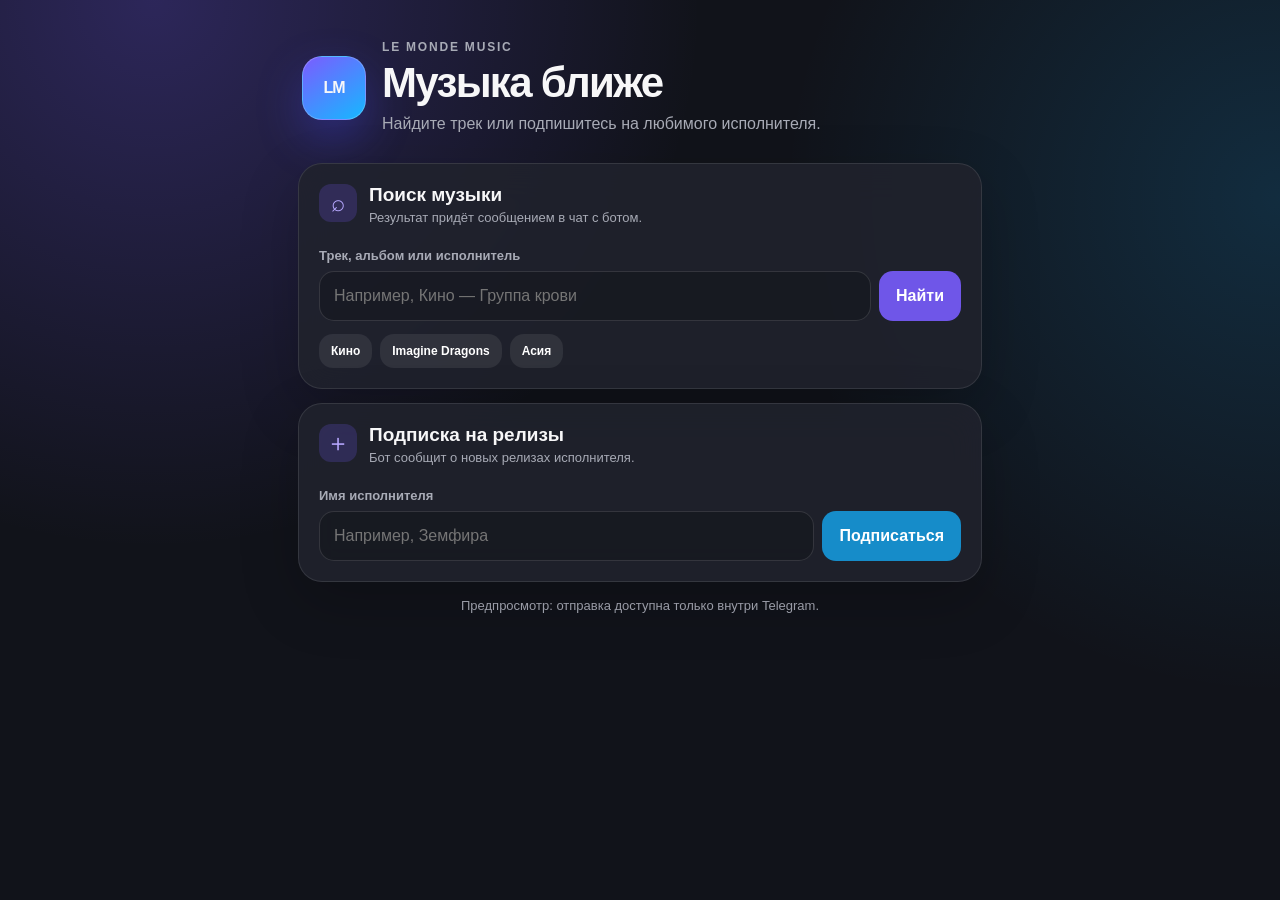
<file: webapp/index.html>
<!doctype html>
<html lang="ru">
<head>
  <meta charset="utf-8">
  <meta name="viewport" content="width=device-width, initial-scale=1, viewport-fit=cover">
  <meta name="theme-color" content="#11131a">
  <title>Le Monde Music</title>
  <link rel="stylesheet" href="./styles.css">
  <script src="https://telegram.org/js/telegram-web-app.js"></script>
  <script src="./app.js" defer></script>
</head>
<body>
  <main class="shell">
    <header class="hero">
      <div class="brand-mark" aria-hidden="true">LM</div>
      <div>
        <p class="eyebrow">LE MONDE MUSIC</p>
        <h1>Музыка ближе</h1>
        <p class="subtitle">Найдите трек или подпишитесь на любимого исполнителя.</p>
      </div>
    </header>

    <section class="panel" aria-labelledby="search-title">
      <div class="section-heading">
        <span class="section-icon" aria-hidden="true">⌕</span>
        <div>
          <h2 id="search-title">Поиск музыки</h2>
          <p>Результат придёт сообщением в чат с ботом.</p>
        </div>
      </div>
      <form id="search-form">
        <label for="search-query">Трек, альбом или исполнитель</label>
        <div class="input-row">
          <input id="search-query" name="query" type="search" maxlength="120"
                 placeholder="Например, Кино — Группа крови" autocomplete="off" required>
          <button type="submit">Найти</button>
        </div>
      </form>
      <div class="quick-list" aria-label="Примеры запросов">
        <button type="button" data-query="Кино Группа крови">Кино</button>
        <button type="button" data-query="Imagine Dragons Believer">Imagine Dragons</button>
        <button type="button" data-query="Асия Останься">Асия</button>
      </div>
    </section>

    <section class="panel secondary" aria-labelledby="subscribe-title">
      <div class="section-heading">
        <span class="section-icon" aria-hidden="true">＋</span>
        <div>
          <h2 id="subscribe-title">Подписка на релизы</h2>
          <p>Бот сообщит о новых релизах исполнителя.</p>
        </div>
      </div>
      <form id="subscribe-form">
        <label for="artist-name">Имя исполнителя</label>
        <div class="input-row">
          <input id="artist-name" name="artist" type="text" maxlength="100"
                 placeholder="Например, Земфира" autocomplete="off" required>
          <button type="submit" class="secondary-button">Подписаться</button>
        </div>
      </form>
    </section>

    <p id="status" class="status" role="status" aria-live="polite"></p>
  </main>
</body>
</html>
</file>
<file: webapp/styles.css>
:root {
  color-scheme: dark;
  font-family: -apple-system, BlinkMacSystemFont, "Segoe UI", sans-serif;
  background: var(--tg-theme-bg-color, #11131a);
  color: var(--tg-theme-text-color, #f7f7f8);
}

* {
  box-sizing: border-box;
}

body {
  min-height: 100vh;
  margin: 0;
  background:
    radial-gradient(circle at 12% 0%, rgba(116, 89, 255, 0.28), transparent 38%),
    radial-gradient(circle at 100% 22%, rgba(23, 176, 255, 0.16), transparent 34%),
    var(--tg-theme-bg-color, #11131a);
}

button,
input {
  font: inherit;
}

.shell {
  width: min(100%, 720px);
  margin: 0 auto;
  padding: calc(28px + env(safe-area-inset-top)) 18px calc(32px + env(safe-area-inset-bottom));
}

.hero {
  display: flex;
  align-items: center;
  gap: 16px;
  padding: 12px 4px 28px;
}

.brand-mark {
  display: grid;
  flex: 0 0 64px;
  width: 64px;
  height: 64px;
  place-items: center;
  border: 1px solid rgba(255, 255, 255, 0.2);
  border-radius: 20px;
  background: linear-gradient(145deg, #7b5cff, #16b8ff);
  box-shadow: 0 18px 46px rgba(71, 75, 255, 0.32);
  font-weight: 800;
  letter-spacing: -0.06em;
}

.eyebrow {
  margin: 0 0 5px;
  color: var(--tg-theme-hint-color, #a8abb6);
  font-size: 12px;
  font-weight: 700;
  letter-spacing: 0.15em;
}

h1,
h2,
p {
  margin-top: 0;
}

h1 {
  margin-bottom: 5px;
  font-size: clamp(28px, 8vw, 42px);
  letter-spacing: -0.04em;
}

.subtitle,
.section-heading p {
  margin-bottom: 0;
  color: var(--tg-theme-hint-color, #a8abb6);
  line-height: 1.45;
}

.panel {
  padding: 20px;
  border: 1px solid rgba(255, 255, 255, 0.1);
  border-radius: 24px;
  background: color-mix(in srgb, var(--tg-theme-secondary-bg-color, #20232d) 88%, transparent);
  box-shadow: 0 20px 60px rgba(0, 0, 0, 0.2);
  backdrop-filter: blur(18px);
}

.panel + .panel {
  margin-top: 14px;
}

.section-heading {
  display: flex;
  align-items: flex-start;
  gap: 12px;
  margin-bottom: 20px;
}

.section-icon {
  display: grid;
  flex: 0 0 38px;
  height: 38px;
  place-items: center;
  border-radius: 12px;
  background: rgba(123, 92, 255, 0.2);
  color: #b8a8ff;
  font-size: 24px;
}

h2 {
  margin-bottom: 3px;
  font-size: 19px;
}

.section-heading p,
label {
  font-size: 13px;
}

label {
  display: block;
  margin-bottom: 8px;
  color: var(--tg-theme-hint-color, #a8abb6);
  font-weight: 600;
}

.input-row {
  display: grid;
  grid-template-columns: minmax(0, 1fr) auto;
  gap: 8px;
}

input {
  min-width: 0;
  height: 50px;
  border: 1px solid rgba(255, 255, 255, 0.12);
  border-radius: 15px;
  outline: none;
  background: rgba(0, 0, 0, 0.18);
  color: var(--tg-theme-text-color, #fff);
  padding: 0 14px;
}

input:focus {
  border-color: #8b76ff;
  box-shadow: 0 0 0 3px rgba(123, 92, 255, 0.18);
}

button {
  min-height: 44px;
  border: 0;
  border-radius: 14px;
  cursor: pointer;
  background: var(--tg-theme-button-color, #6f56e8);
  color: var(--tg-theme-button-text-color, #fff);
  font-weight: 700;
  padding: 0 17px;
}

button:active {
  transform: translateY(1px);
}

.secondary-button {
  background: #168cc9;
}

.quick-list {
  display: flex;
  flex-wrap: wrap;
  gap: 8px;
  margin-top: 13px;
}

.quick-list button {
  min-height: 34px;
  padding: 0 12px;
  background: rgba(255, 255, 255, 0.08);
  color: var(--tg-theme-text-color, #fff);
  font-size: 12px;
  font-weight: 600;
}

.status {
  min-height: 20px;
  margin: 16px 4px 0;
  color: var(--tg-theme-hint-color, #a8abb6);
  font-size: 13px;
  text-align: center;
}

@media (max-width: 520px) {
  .input-row {
    grid-template-columns: 1fr;
  }

  .input-row button {
    height: 48px;
  }
}
</file>
